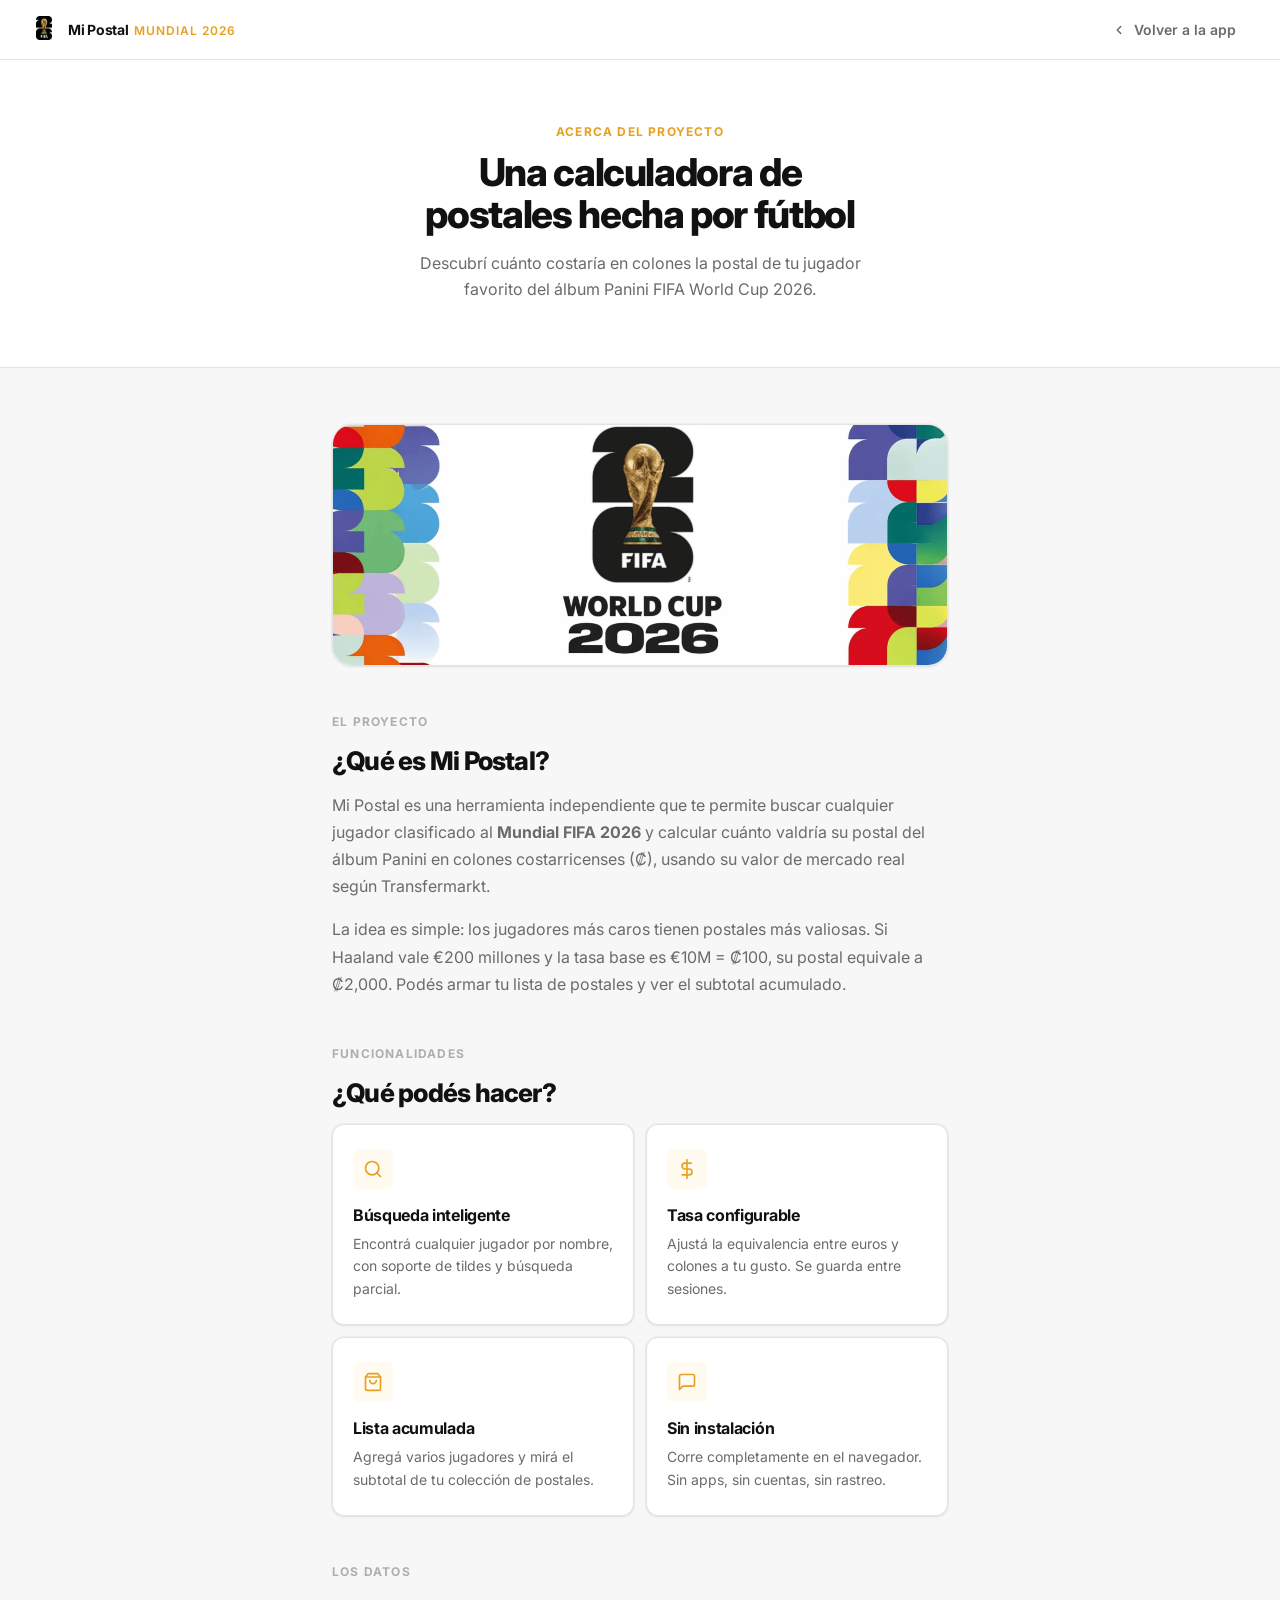
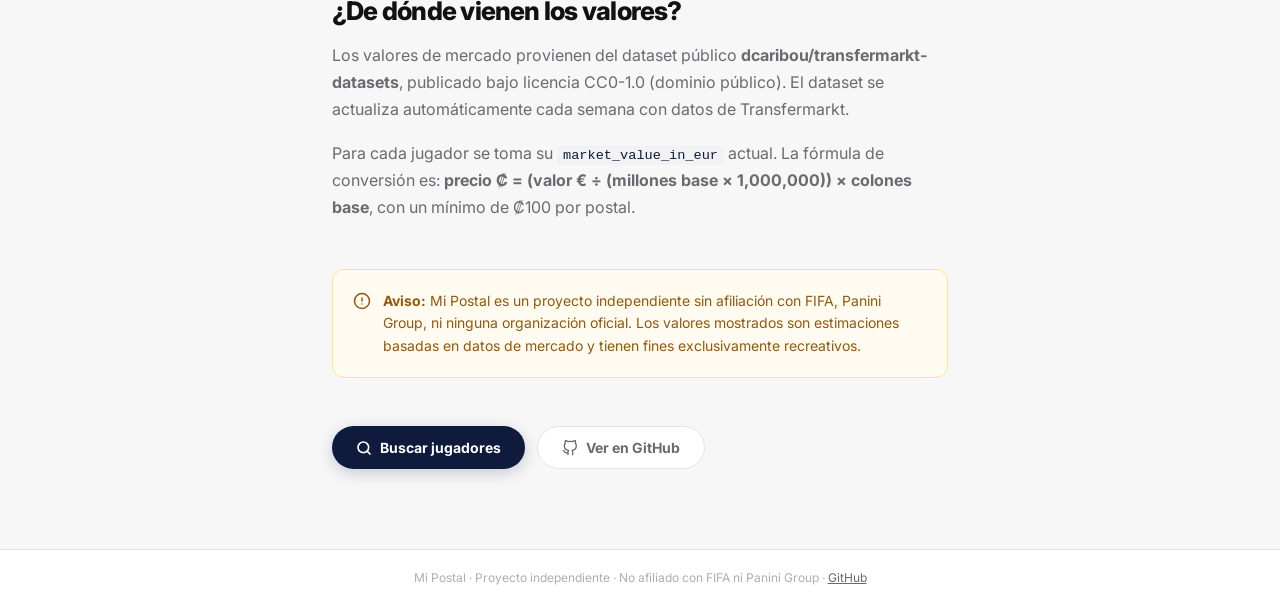
<file: src/pages/about.html>
<!doctype html>
<html lang="es">
    <head>
        <meta charset="UTF-8" />
        <meta name="viewport" content="width=device-width, initial-scale=1.0" />
        <title>Acerca de · Mi Postal</title>
        <link rel="preconnect" href="https://fonts.googleapis.com" />
        <link rel="preconnect" href="https://fonts.gstatic.com" crossorigin />
        <link href="https://fonts.googleapis.com/css2?family=Inter:ital,opsz,wght@0,14..32,100..900;1,14..32,100..900&display=swap" rel="stylesheet" />
        <link rel="stylesheet" href="../css/tokens.css" />
        <link rel="stylesheet" href="../css/pages.css" />
        <link rel="icon" type="image/webp" href="../assets/ball.webp" />
        <meta name="theme-color" content="#ffffff" />
    </head>

    <body>
        <header class="page-header">
            <a href="../../index.html" class="page-header-brand">
                <picture>
                    <source srcset="../assets/2026_FIFA_World_Cup_emblem.svg.avif" type="image/avif" />
                    <source srcset="../assets/2026_FIFA_World_Cup_emblem.svg.webp" type="image/webp" />
                    <img src="../assets/2026_FIFA_World_Cup_emblem.svg.webp" alt="" aria-hidden="true" />
                </picture>
                <span class="page-header-title">Mi Postal <span>Mundial 2026</span></span>
            </a>
            <a href="../app.html" class="page-header-back">
                <svg width="14" height="14" viewBox="0 0 24 24" fill="none" stroke="currentColor" stroke-width="2.5" stroke-linecap="round" stroke-linejoin="round" aria-hidden="true"><polyline points="15 18 9 12 15 6"/></svg>
                Volver a la app
            </a>
        </header>

        <div class="page-hero">
            <p class="page-hero-kicker">Acerca del proyecto</p>
            <h1 class="page-hero-title">Una calculadora de postales hecha por fútbol</h1>
            <p class="page-hero-sub">Descubrí cuánto costaría en colones la postal de tu jugador favorito del álbum Panini FIFA World Cup 2026.</p>
        </div>

        <main class="page-content">
            <div class="img-banner">
                <picture>
                    <source srcset="../assets/PANINI_SLIDER.avif" type="image/avif" />
                    <source srcset="../assets/PANINI_SLIDER.webp" type="image/webp" />
                    <img src="../assets/PANINI_SLIDER.webp" alt="Álbum Panini FIFA World Cup 2026" loading="lazy" />
                </picture>
            </div>

            <section class="content-section">
                <p class="section-label">El proyecto</p>
                <h2 class="section-title">¿Qué es Mi Postal?</h2>
                <div class="section-body">
                    <p>Mi Postal es una herramienta independiente que te permite buscar cualquier jugador clasificado al <strong>Mundial FIFA 2026</strong> y calcular cuánto valdría su postal del álbum Panini en colones costarricenses (₡), usando su valor de mercado real según Transfermarkt.</p>
                    <p>La idea es simple: los jugadores más caros tienen postales más valiosas. Si Haaland vale €200 millones y la tasa base es €10M = ₡100, su postal equivale a ₡2,000. Podés armar tu lista de postales y ver el subtotal acumulado.</p>
                </div>
            </section>

            <section class="content-section">
                <p class="section-label">Funcionalidades</p>
                <h2 class="section-title">¿Qué podés hacer?</h2>
                <div class="feature-grid">
                    <div class="feature-card">
                        <div class="feature-icon">
                            <svg width="20" height="20" viewBox="0 0 24 24" fill="none" stroke="currentColor" stroke-width="2" stroke-linecap="round" stroke-linejoin="round" aria-hidden="true"><circle cx="11" cy="11" r="8"/><path d="m21 21-4.35-4.35"/></svg>
                        </div>
                        <p class="feature-title">Búsqueda inteligente</p>
                        <p class="feature-desc">Encontrá cualquier jugador por nombre, con soporte de tildes y búsqueda parcial.</p>
                    </div>
                    <div class="feature-card">
                        <div class="feature-icon">
                            <svg width="20" height="20" viewBox="0 0 24 24" fill="none" stroke="currentColor" stroke-width="2" stroke-linecap="round" stroke-linejoin="round" aria-hidden="true"><line x1="12" y1="1" x2="12" y2="23"/><path d="M17 5H9.5a3.5 3.5 0 0 0 0 7h5a3.5 3.5 0 0 1 0 7H6"/></svg>
                        </div>
                        <p class="feature-title">Tasa configurable</p>
                        <p class="feature-desc">Ajustá la equivalencia entre euros y colones a tu gusto. Se guarda entre sesiones.</p>
                    </div>
                    <div class="feature-card">
                        <div class="feature-icon">
                            <svg width="20" height="20" viewBox="0 0 24 24" fill="none" stroke="currentColor" stroke-width="2" stroke-linecap="round" stroke-linejoin="round" aria-hidden="true"><path d="M6 2 3 6v14a2 2 0 0 0 2 2h14a2 2 0 0 0 2-2V6l-3-4z"/><line x1="3" y1="6" x2="21" y2="6"/><path d="M16 10a4 4 0 0 1-8 0"/></svg>
                        </div>
                        <p class="feature-title">Lista acumulada</p>
                        <p class="feature-desc">Agregá varios jugadores y mirá el subtotal de tu colección de postales.</p>
                    </div>
                    <div class="feature-card">
                        <div class="feature-icon">
                            <svg width="20" height="20" viewBox="0 0 24 24" fill="none" stroke="currentColor" stroke-width="2" stroke-linecap="round" stroke-linejoin="round" aria-hidden="true"><path d="M21 15a2 2 0 0 1-2 2H7l-4 4V5a2 2 0 0 1 2-2h14a2 2 0 0 1 2 2z"/></svg>
                        </div>
                        <p class="feature-title">Sin instalación</p>
                        <p class="feature-desc">Corre completamente en el navegador. Sin apps, sin cuentas, sin rastreo.</p>
                    </div>
                </div>
            </section>

            <section class="content-section">
                <p class="section-label">Los datos</p>
                <h2 class="section-title">¿De dónde vienen los valores?</h2>
                <div class="section-body">
                    <p>Los valores de mercado provienen del dataset público <strong>dcaribou/transfermarkt-datasets</strong>, publicado bajo licencia CC0-1.0 (dominio público). El dataset se actualiza automáticamente cada semana con datos de Transfermarkt.</p>
                    <p>Para cada jugador se toma su <code>market_value_in_eur</code> actual. La fórmula de conversión es: <strong>precio ₡ = (valor € ÷ (millones base × 1,000,000)) × colones base</strong>, con un mínimo de ₡100 por postal.</p>
                </div>
            </section>

            <div class="disclaimer-box">
                <svg width="18" height="18" viewBox="0 0 24 24" fill="none" stroke="currentColor" stroke-width="2" stroke-linecap="round" stroke-linejoin="round" aria-hidden="true"><circle cx="12" cy="12" r="10"/><line x1="12" y1="8" x2="12" y2="12"/><line x1="12" y1="16" x2="12.01" y2="16"/></svg>
                <p><strong>Aviso:</strong> Mi Postal es un proyecto independiente sin afiliación con FIFA, Panini Group, ni ninguna organización oficial. Los valores mostrados son estimaciones basadas en datos de mercado y tienen fines exclusivamente recreativos.</p>
            </div>

            <div class="cta-wrap">
                <a href="../app.html" class="btn-cta btn-cta-primary">
                    <svg width="16" height="16" viewBox="0 0 24 24" fill="none" stroke="currentColor" stroke-width="2.5" stroke-linecap="round" stroke-linejoin="round" aria-hidden="true"><circle cx="11" cy="11" r="8"/><path d="m21 21-4.35-4.35"/></svg>
                    Buscar jugadores
                </a>
                <a href="https://github.com/jess-devs/panini-valor" target="_blank" rel="noopener" class="btn-cta btn-cta-ghost">
                    <svg width="16" height="16" viewBox="0 0 24 24" fill="none" stroke="currentColor" stroke-width="2" stroke-linecap="round" stroke-linejoin="round" aria-hidden="true"><path d="M9 19c-5 1.5-5-2.5-7-3m14 6v-3.87a3.37 3.37 0 0 0-.94-2.61c3.14-.35 6.44-1.54 6.44-7A5.44 5.44 0 0 0 20 4.77 5.07 5.07 0 0 0 19.91 1S18.73.65 16 2.48a13.38 13.38 0 0 0-7 0C6.27.65 5.09 1 5.09 1A5.07 5.07 0 0 0 5 4.77a5.44 5.44 0 0 0-1.5 3.78c0 5.42 3.3 6.61 6.44 7A3.37 3.37 0 0 0 9 18.13V22"/></svg>
                    Ver en GitHub
                </a>
            </div>
        </main>

        <footer class="page-footer">
            <p>Mi Postal · Proyecto independiente · No afiliado con FIFA ni Panini Group · <a href="https://github.com/jess-devs/panini-valor" target="_blank" rel="noopener">GitHub</a></p>
        </footer>
    </body>
</html>
</file>
<file: src/css/tokens.css>
/* ═══════════════════════════════════════════════
   DESIGN TOKENS — Panini Valor
   Shared across app.css, app-mobile.css, pages.css
═══════════════════════════════════════════════ */

@view-transition { navigation: auto; }

@keyframes vt-page-out {
  to { opacity: 0; translate: 0 -6px; }
}
@keyframes vt-page-in {
  from { opacity: 0; translate: 0 8px; }
}
::view-transition-old(root) { animation: vt-page-out 180ms ease both; }
::view-transition-new(root) { animation: vt-page-in 220ms ease both; }

*, *::before, *::after { box-sizing: border-box; margin: 0; padding: 0; }

:root {
  /* ── Fondos ── */
  --color-bg:          #f7f7f8;
  --color-surface:     #ffffff;
  --color-surface-alt: #f2f2f4;
  --color-border:      #e4e4e7;
  --color-border-sub:  #f0f0f2;

  /* ── Texto ── */
  --color-ink:       #111111;
  --color-ink-muted: #6b6b6f;
  --color-ink-faint: #aeaeb2;

  /* ── Acento gold (identidad Panini) ── */
  --color-gold:        #e8a020;
  --color-gold-light:  #f5c55a;
  --color-gold-dim:    #92580e;
  --color-gold-bg:     #fffbf0;
  --color-gold-border: #fde68a;

  /* ── Primario ── */
  --color-primary:       #0e1b3d;
  --color-primary-hover: #162349;
  --color-primary-light: #1e3163;

  /* ── Estados ── */
  --color-danger:  #ef4444;
  --color-focus:   #0066ff;
  --color-success: #16a34a;

  /* ── Tipografía fluida ── */
  --text-xs:   clamp(0.69rem, 0.66rem + 0.15vw, 0.75rem);
  --text-sm:   clamp(0.8rem,  0.77rem + 0.15vw, 0.875rem);
  --text-base: clamp(0.9rem,  0.87rem + 0.18vw, 1rem);
  --text-lg:   clamp(1rem,    0.95rem + 0.25vw, 1.125rem);
  --text-xl:   clamp(1.125rem, 1rem   + 0.5vw,  1.375rem);
  --text-2xl:  clamp(1.5rem,  1.25rem + 1vw,    2rem);
  --text-3xl:  clamp(2rem,    1.5rem  + 2vw,    3rem);
  --text-hero: clamp(2.5rem,  2rem    + 2.5vw,  4.5rem);

  /* ── Espaciado (base 4px) ── */
  --sp-1:  4px;  --sp-2:  8px;  --sp-3:  12px; --sp-4:  16px;
  --sp-5:  20px; --sp-6:  24px; --sp-8:  32px; --sp-10: 40px;
  --sp-12: 48px; --sp-16: 64px;

  /* ── Radios ── */
  --radius-sm:   6px;
  --radius:      12px;
  --radius-lg:   20px;
  --radius-xl:   28px;
  --radius-full: 9999px;

  /* ── Sombras ── */
  --shadow-xs: 0 1px 2px rgba(0,0,0,0.05);
  --shadow-sm: 0 1px 3px rgba(0,0,0,0.07), 0 0 0 1px rgba(0,0,0,0.03);
  --shadow:    0 2px 10px rgba(0,0,0,0.08), 0 0 0 1px rgba(0,0,0,0.04);
  --shadow-lg: 0 8px 32px rgba(0,0,0,0.12), 0 0 0 1px rgba(0,0,0,0.04);
  --shadow-overlay: 0 24px 64px rgba(0,0,0,0.18);
}

@media (prefers-reduced-motion: reduce) {
  html { scroll-behavior: auto; }
  *, *::before, *::after {
    animation-duration:       0.01ms !important;
    animation-iteration-count: 1     !important;
    transition-duration:      0.01ms !important;
  }
}
</file>
<file: src/css/pages.css>
/* ═══════════════════════════════════════════════
   PAGES — about.html & como-usar.html
   Panini Valor · Rediseño 2025
═══════════════════════════════════════════════ */

html { scroll-behavior: smooth; }

body {
  font-family: "Inter", system-ui, sans-serif;
  background: var(--color-bg);
  color: var(--color-ink);
  min-height: 100svh;
  display: flex;
  flex-direction: column;
  -webkit-font-smoothing: antialiased;
}

/* ── Page header ─── */
.page-header {
  background: var(--color-surface);
  border-bottom: 1px solid var(--color-border);
  padding: 0 clamp(16px, 5vw, 32px);
  height: 60px;
  display: flex;
  align-items: center;
  justify-content: space-between;
  gap: 16px;
  position: sticky;
  top: 0;
  z-index: 100;
}

.page-header-brand {
  display: flex;
  align-items: center;
  gap: var(--sp-3);
  text-decoration: none;
  flex-shrink: 0;
}

.page-header-brand img {
  width: 24px;
  height: 24px;
  object-fit: contain;
}

.page-header-title {
  font-size: var(--text-sm);
  font-weight: 700;
  color: var(--color-ink);
  letter-spacing: -0.02em;
  display: flex;
  align-items: baseline;
  gap: 6px;
}

.page-header-title span {
  font-size: var(--text-xs);
  font-weight: 600;
  color: var(--color-gold);
  text-transform: uppercase;
  letter-spacing: 0.08em;
}

.page-header-back {
  display: inline-flex;
  align-items: center;
  gap: var(--sp-2);
  color: var(--color-ink-muted);
  text-decoration: none;
  font-size: var(--text-sm);
  font-weight: 600;
  padding: var(--sp-2) var(--sp-3);
  border-radius: var(--radius-sm);
  transition: color 0.15s, background 0.15s;
}

.page-header-back:hover {
  color: var(--color-ink);
  background: var(--color-bg);
}

/* ── Page hero ─── */
.page-hero {
  background: var(--color-surface);
  border-bottom: 1px solid var(--color-border);
  padding: clamp(40px, 6vw, 64px) clamp(16px, 5vw, 32px);
  text-align: center;
  width: 100%;
}

.page-hero > * {
  max-width: 680px;
  margin-left: auto;
  margin-right: auto;
}

.page-hero-kicker {
  font-size: var(--text-xs);
  font-weight: 700;
  text-transform: uppercase;
  letter-spacing: 0.1em;
  color: var(--color-gold);
  margin-bottom: var(--sp-3);
}

.page-hero-title {
  font-size: clamp(1.6rem, 4vw, 2.4rem);
  font-weight: 800;
  color: var(--color-ink);
  letter-spacing: -0.035em;
  line-height: 1.1;
  text-wrap: balance;
  margin-bottom: var(--sp-4);
}

.page-hero-sub {
  font-size: var(--text-base);
  color: var(--color-ink-muted);
  line-height: 1.6;
  max-width: 480px;
  margin: 0 auto;
  text-wrap: pretty;
}

/* ── Page content ─── */
.page-content {
  flex: 1;
  max-width: 680px;
  width: 100%;
  margin: 0 auto;
  padding: clamp(32px, 5vw, 56px) clamp(16px, 5vw, 32px) clamp(48px, 8vw, 80px);
  display: flex;
  flex-direction: column;
  gap: clamp(32px, 5vw, 48px);
}

/* ── Image banner ─── */
.img-banner {
  border-radius: var(--radius-lg);
  overflow: hidden;
  border: 1px solid var(--color-border);
  box-shadow: var(--shadow-sm);
}

.img-banner img {
  width: 100%;
  height: auto;
  display: block;
}

/* ── Content section ─── */
.content-section {
  display: flex;
  flex-direction: column;
  gap: var(--sp-4);
}

.section-label {
  font-size: var(--text-xs);
  font-weight: 700;
  text-transform: uppercase;
  letter-spacing: 0.1em;
  color: var(--color-ink-faint);
}

.section-title {
  font-size: clamp(1.2rem, 3vw, 1.6rem);
  font-weight: 800;
  color: var(--color-ink);
  letter-spacing: -0.03em;
}

.section-body {
  display: flex;
  flex-direction: column;
  gap: var(--sp-4);
}

.section-body p {
  font-size: var(--text-base);
  color: var(--color-ink-muted);
  line-height: 1.7;
}

.section-body code {
  font-family: "SF Mono", "Fira Code", monospace;
  font-size: 0.85em;
  background: var(--color-surface-alt);
  padding: 2px 6px;
  border-radius: 4px;
  color: var(--color-primary);
}

/* ── Feature grid ─── */
.feature-grid {
  display: grid;
  grid-template-columns: repeat(auto-fit, minmax(200px, 1fr));
  gap: var(--sp-3);
}

.feature-card {
  background: var(--color-surface);
  border: 1px solid var(--color-border);
  border-radius: var(--radius);
  padding: var(--sp-6) var(--sp-5);
  box-shadow: var(--shadow-sm);
  transition: box-shadow 0.2s;
}

.feature-card:hover { box-shadow: var(--shadow); }

.feature-icon {
  width: 40px;
  height: 40px;
  border-radius: var(--radius-sm);
  background: var(--color-gold-bg);
  display: flex;
  align-items: center;
  justify-content: center;
  color: var(--color-gold);
  margin-bottom: var(--sp-4);
}

.feature-title {
  font-size: var(--text-base);
  font-weight: 700;
  color: var(--color-ink);
  letter-spacing: -0.02em;
  margin-bottom: var(--sp-2);
}

.feature-desc {
  font-size: var(--text-sm);
  color: var(--color-ink-muted);
  line-height: 1.6;
}

/* ── Steps ─── */
.steps {
  display: flex;
  flex-direction: column;
  gap: 0;
}

.step {
  display: flex;
  gap: var(--sp-4);
  padding-bottom: var(--sp-6);
  position: relative;
}

.step:not(:last-child)::before {
  content: '';
  position: absolute;
  left: 17px;
  top: 36px;
  width: 1px;
  height: calc(100% - 20px);
  background: var(--color-border);
}

.step-num {
  width: 36px;
  height: 36px;
  border-radius: 50%;
  background: var(--color-primary);
  color: #fff;
  font-size: var(--text-sm);
  font-weight: 800;
  display: flex;
  align-items: center;
  justify-content: center;
  flex-shrink: 0;
}

.step-body { padding-top: var(--sp-2); }

.step-title {
  font-size: var(--text-base);
  font-weight: 700;
  color: var(--color-ink);
  letter-spacing: -0.02em;
  margin-bottom: var(--sp-2);
}

.step-desc {
  font-size: var(--text-sm);
  color: var(--color-ink-muted);
  line-height: 1.65;
}

/* ── Formula box ─── */
.formula-box {
  background: var(--color-surface);
  border: 1px solid var(--color-border);
  border-radius: var(--radius-lg);
  overflow: hidden;
  box-shadow: var(--shadow-sm);
}

.formula-row {
  display: flex;
  align-items: center;
  gap: var(--sp-4);
  padding: var(--sp-5) var(--sp-6);
  background: var(--color-bg);
  border-bottom: 1px solid var(--color-border);
  flex-wrap: wrap;
  gap: var(--sp-2);
}

.formula-label {
  font-size: var(--text-xs);
  font-weight: 700;
  text-transform: uppercase;
  letter-spacing: 0.08em;
  color: var(--color-ink-faint);
  flex-shrink: 0;
}

.formula-expr {
  font-family: "SF Mono", "Fira Code", monospace;
  font-size: var(--text-sm);
  color: var(--color-primary);
  font-weight: 600;
}

.formula-divider { border: none; }

.formula-examples {
  display: flex;
  flex-direction: column;
  gap: 0;
}

.formula-example {
  display: flex;
  align-items: center;
  justify-content: space-between;
  gap: var(--sp-4);
  padding: var(--sp-3) var(--sp-6);
  border-bottom: 1px solid var(--color-border-sub);
  flex-wrap: wrap;
}

.formula-example:last-child { border-bottom: none; }

.formula-player {
  display: flex;
  align-items: center;
  gap: var(--sp-2);
  font-size: var(--text-sm);
  color: var(--color-ink);
}

.formula-calc {
  font-size: var(--text-sm);
  color: var(--color-ink-muted);
}

.formula-result {
  color: var(--color-gold);
  font-weight: 800;
  font-size: var(--text-base);
}

/* ── FAQ ─── */
.faq-list {
  display: flex;
  flex-direction: column;
  gap: 0;
  border: 1px solid var(--color-border);
  border-radius: var(--radius-lg);
  overflow: hidden;
  background: var(--color-surface);
  box-shadow: var(--shadow-sm);
}

.faq-item {
  padding: var(--sp-5) var(--sp-6);
  border-bottom: 1px solid var(--color-border-sub);
}

.faq-item:last-child { border-bottom: none; }

.faq-q {
  font-size: var(--text-base);
  font-weight: 700;
  color: var(--color-ink);
  letter-spacing: -0.015em;
  margin-bottom: var(--sp-2);
}

.faq-a {
  font-size: var(--text-sm);
  color: var(--color-ink-muted);
  line-height: 1.65;
}

/* ── Disclaimer box ─── */
.disclaimer-box {
  display: flex;
  align-items: flex-start;
  gap: var(--sp-3);
  padding: var(--sp-5);
  background: var(--color-gold-bg);
  border: 1px solid var(--color-gold-border);
  border-radius: var(--radius);
  color: var(--color-gold-dim);
}

.disclaimer-box svg { flex-shrink: 0; margin-top: 2px; }

.disclaimer-box p {
  font-size: var(--text-sm);
  line-height: 1.6;
}

/* ── CTA wrap ─── */
.cta-wrap {
  display: flex;
  gap: var(--sp-3);
  flex-wrap: wrap;
}

.btn-cta {
  display: inline-flex;
  align-items: center;
  gap: var(--sp-2);
  padding: 12px var(--sp-6);
  border-radius: var(--radius-full);
  font-size: var(--text-sm);
  font-weight: 700;
  text-decoration: none;
  transition: all 0.18s;
}

.btn-cta-primary {
  background: var(--color-primary);
  color: #fff;
  box-shadow: 0 4px 16px rgba(14,27,61,0.2);
}

.btn-cta-primary:hover {
  background: var(--color-primary-hover);
  transform: translateY(-1px);
}

.btn-cta-ghost {
  background: var(--color-surface);
  color: var(--color-ink-muted);
  border: 1.5px solid var(--color-border);
}

.btn-cta-ghost:hover {
  border-color: var(--color-ink-muted);
  color: var(--color-ink);
}

/* ── Page footer ─── */
.page-footer {
  background: var(--color-surface);
  border-top: 1px solid var(--color-border);
  padding: var(--sp-5) clamp(16px, 5vw, 32px);
  text-align: center;
}

.page-footer p {
  font-size: var(--text-xs);
  color: var(--color-ink-faint);
}

.page-footer a { color: var(--color-ink-muted); }
.page-footer a:hover { color: var(--color-ink); }

/* ── Mobile ─── */
@media (max-width: 600px) {
  .page-hero { padding: 32px 16px; }

  .feature-grid { grid-template-columns: 1fr; }

  .cta-wrap { flex-direction: column; }
  .btn-cta { justify-content: center; }

  .formula-example { flex-direction: column; align-items: flex-start; gap: 4px; }

  .formula-row { flex-direction: column; align-items: flex-start; }
}
</file>
